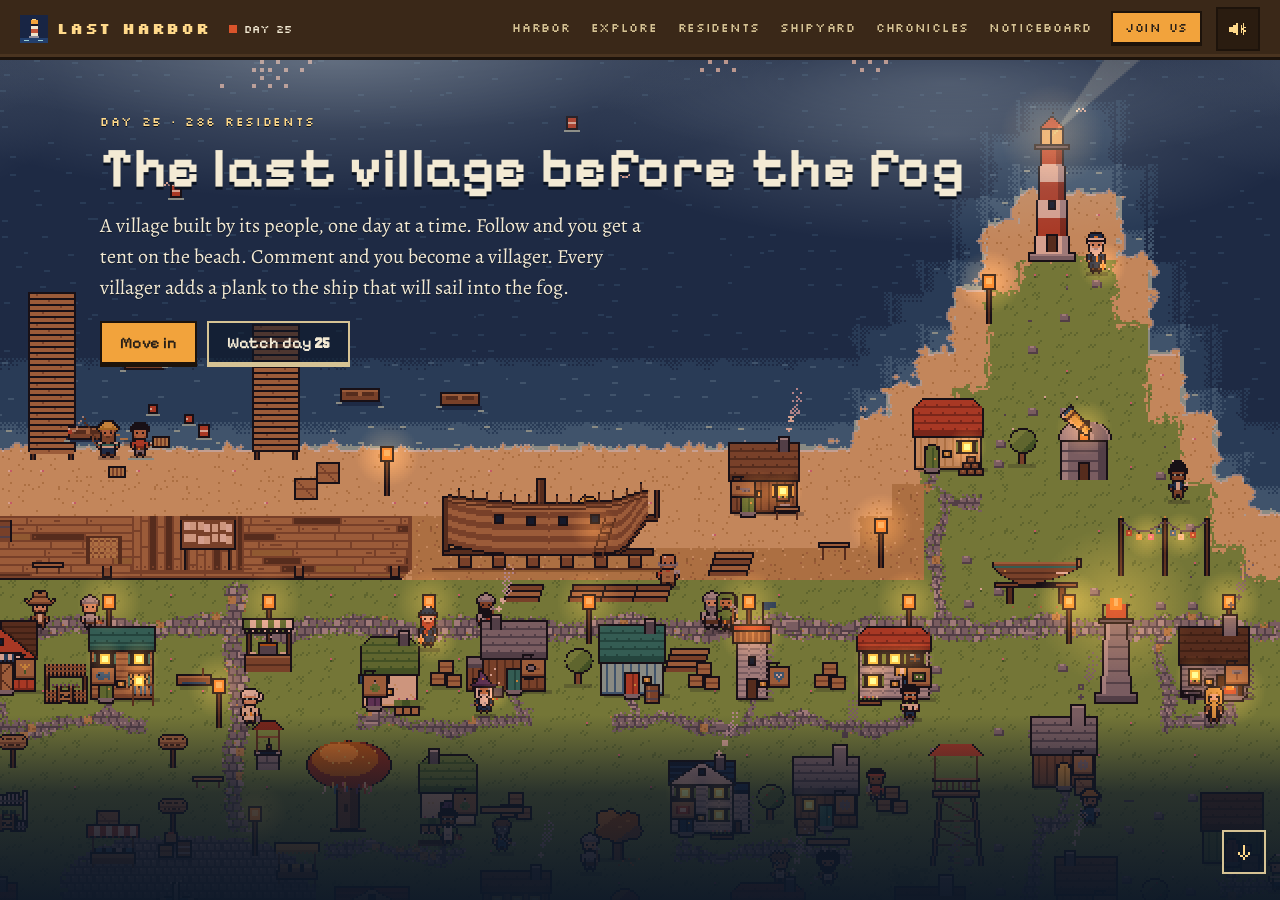
<file: index.html>
<!doctype html>
<html lang="en">
<head>
<meta charset="utf-8">
<meta name="viewport" content="width=device-width, initial-scale=1, viewport-fit=cover">
<title>Last Harbor: the last village before the fog</title>
<meta name="description" content="A pixel-art village at the edge of the world, built from your comments. Every commenter becomes a villager. Together we build a ship to sail into the fog.">
<meta name="theme-color" content="#0d1828">
<meta property="og:type" content="website">
<meta property="og:title" content="Last Harbor: the village at the edge of the world">
<meta property="og:description" content="Every commenter becomes a villager. Find yours, and help build the ship.">
<meta property="og:url" content="https://lastharborvillage.github.io/">
<meta property="og:image" content="https://lastharborvillage.github.io/stills/instagram-0025.jpg">
<meta name="twitter:card" content="summary_large_image">
<link rel="icon" href="favicon.svg" type="image/svg+xml">
<link rel="preconnect" href="https://fonts.googleapis.com">
<link rel="preconnect" href="https://fonts.gstatic.com" crossorigin>
<link rel="stylesheet" href="https://fonts.googleapis.com/css2?family=Alegreya:ital,wght@0,400;0,700;1,400&family=Pixelify+Sans:wght@400;600;700&family=Silkscreen:wght@400;700&display=swap">
<link rel="stylesheet" href="style.css">
</head>
<body>
<!-- One page, one place at a time (app.js showPanel): the Harbor is the front door, every other
     place of the village is a panel behind it. Icons are the <symbol>s at the end of the page. -->
<a class="skip" href="#harbor" data-go="harbor">Skip to the harbor</a>
<header class="top">
  <a class="brand" href="#harbor" aria-label="Last Harbor, back to the harbor" data-go="harbor">
    <span class="brand-mark" aria-hidden="true"></span>
    <span class="brand-name">LAST HARBOR</span>
  </a>
  <p class="top-day"><span class="live-dot" aria-hidden="true"></span> <span id="day-badge">Day 0</span></p>
  <nav class="topnav" aria-label="Places">
    <a href="#harbor" data-go="harbor">Harbor</a>
    <a href="#explore" data-go="village">Explore</a>
    <a href="#residents" data-go="villagers">Residents</a>
    <a href="#shipyard" data-go="ship">Shipyard</a>
    <a href="#chronicles" data-go="story">Chronicles</a>
    <a href="#noticeboard" data-go="board">Noticeboard</a>
    <a href="#join" data-go="join" class="topnav-join">Join us</a>
  </nav>
  <a class="iconbtn notice-btn" href="#noticeboard" data-go="board" aria-label="Noticeboard"><svg class="ico" aria-hidden="true"><use href="#i-notice"/></svg><span class="notice-dot" id="notice-dot" hidden></span></a>
  <button class="iconbtn sound" id="music" aria-pressed="true" aria-label="Music on (tap to mute)" title="Music"><svg class="ico" aria-hidden="true"><use href="#i-sound"/></svg></button>
  <nav class="tabs" role="tablist" aria-label="Village" hidden>
    <button role="tab" data-village="instagram" aria-selected="true">Instagram</button>
    <button role="tab" data-village="youtube" aria-selected="false">YouTube</button>
  </nav>
</header>

<main>
  <!-- ============ THE HARBOR (front door) ============ -->
  <section id="harbor" class="panel on" data-panel="harbor" aria-label="The harbor">
    <div class="hero" id="hero">
      <canvas id="hero-canvas" aria-label="The harbor of Last Harbor at dusk: the quay, the ship being built and the lighthouse."></canvas>
      <div class="fog fog-a" aria-hidden="true"></div>
      <div class="fog fog-b" aria-hidden="true"></div>
      <div class="hero-signs" id="hero-signs"></div>
      <div class="hero-shade" aria-hidden="true"></div>
      <div class="hero-text">
        <p class="kicker" id="hero-kicker">The village at the edge of the world</p>
        <h1>The last village before the fog</h1>
        <p class="hero-lede"><span class="lede-long">A village built by its people, one day at a time. Follow and you get a tent on the beach. </span>Comment and you become a villager. Every villager adds a plank to the ship that will sail into the fog.</p>
        <p class="cta-row">
          <a class="btn" href="#join" data-go="join">Move in</a>
          <a class="btn ghost" id="hero-watch" href="#chronicles">Watch the latest day</a>
        </p>
      </div>
      <a class="hero-down" href="#today" aria-label="Walk down to the quay"><svg class="ico" aria-hidden="true"><use href="#i-down"/></svg></a>
    </div>

    <!-- today's harbor: the tally chalked up on the quay -->
    <div class="quay" id="today">
      <div class="wrap">
        <p class="quay-title">Today in the harbor</p>
        <div class="plates" id="today-plates"></div>
        <p class="quay-log" id="today-log" hidden></p>
      </div>
    </div>

    <!-- latest episode -->
    <div class="band" id="latest">
      <div class="wrap latest">
        <a class="frame" id="latest-frame" target="_blank" rel="noopener" hidden>
          <img id="latest-img" alt="">
          <span class="play" aria-hidden="true"><svg class="ico"><use href="#i-play"/></svg></span>
        </a>
        <div class="latest-txt">
          <p class="kicker" id="latest-kicker">The latest day</p>
          <h2 id="latest-title">Day 1 is on its way</h2>
          <p class="prose" id="latest-beat"></p>
          <p class="cta-row" id="latest-links"></p>
          <p><a class="more" href="#chronicles" data-go="story">Read every day so far</a></p>
        </div>
      </div>
    </div>

    <!-- explore -->
    <div class="band band-sea">
      <div class="wrap">
        <p class="kicker">Explore</p>
        <h2>Walk the village</h2>
        <p class="prose narrow">Every house on this map belongs to someone who commented. Drag around it, tap a home to meet who lives there, and see what the village has built.</p>
        <a class="chart" href="#explore" data-go="village" aria-label="Open the map of the village">
          <canvas id="chart-canvas" aria-hidden="true"></canvas>
          <span class="chart-open">Open the map</span>
        </a>
        <ul class="chips" id="home-places"></ul>
      </div>
    </div>

    <!-- residents -->
    <div class="band">
      <div class="wrap">
        <p class="kicker">Residents</p>
        <h2 id="home-res-title">The people of Last Harbor</h2>
        <p class="prose narrow" id="home-res-sub"></p>
        <ul class="folk" id="home-folk"></ul>
        <p class="cta-row"><a class="btn ghost" href="#residents" data-go="villagers" id="home-res-all">Meet everyone</a></p>
      </div>
    </div>

    <!-- shipyard -->
    <div class="band band-yard">
      <div class="wrap yard">
        <div class="slip">
          <canvas id="slip-canvas" aria-label="The ship on the slipway, as it stands today."></canvas>
        </div>
        <div>
          <p class="kicker">The shipyard</p>
          <h2>One ship, a thousand planks</h2>
          <p class="tally"><b id="home-planks">0</b><span> of <span id="home-goal">1000</span> planks</span></p>
          <div class="hull" id="home-hull" role="img" aria-label="Plank progress"></div>
          <p class="prose">Every villager adds one plank. When the last plank is in, the ship sails into the fog, with a crew picked from the village.</p>
          <p class="cta-row"><a class="btn ghost" href="#shipyard" data-go="ship">Visit the shipyard</a></p>
        </div>
      </div>
    </div>

    <!-- noticeboard -->
    <div class="band">
      <div class="wrap">
        <p class="kicker">Noticeboard</p>
        <h2>Pinned up this morning</h2>
        <div class="board" id="home-board"></div>
        <p class="cta-row"><a class="btn ghost" href="#noticeboard" data-go="board">Read the whole board</a></p>
      </div>
    </div>

    <!-- chronicles -->
    <div class="band band-sea">
      <div class="wrap">
        <p class="kicker">Chronicles</p>
        <h2>The story so far</h2>
        <p class="prose narrow" id="home-chron-sub">Every day is a new video, and every day the village changes.</p>
        <ol class="spines" id="home-days"></ol>
        <p class="cta-row"><a class="btn ghost" href="#chronicles" data-go="story" id="home-chron-all">Open the chronicles</a></p>
      </div>
    </div>

    <!-- join -->
    <div class="band band-join">
      <div class="wrap">
        <p class="kicker">Join us</p>
        <h2>There is room for you</h2>
        <ol class="steps short">
          <li><span class="n">1</span><div><b>Follow</b><p>You get a tent on the beach the next day.</p></div></li>
          <li><span class="n">2</span><div><b>Comment a name and a job</b><p>You get your own house, and the ship gets a plank.</p></div></li>
          <li><span class="n">3</span><div><b>Have your say</b><p>Each day ends with one choice. The comments decide.</p></div></li>
        </ol>
        <p class="cta-row"><a class="btn" href="#join" data-go="join">How to move in</a> <a class="btn ghost" id="home-latest" href="#" target="_blank" rel="noopener">Comment on the latest day</a></p>
      </div>
    </div>
    <footer class="foot wrap">
      <p class="small">Every villager is a real public comment. <a href="privacy.html">Privacy</a> · <a href="terms.html">Terms</a></p>
    </footer>
  </section>

  <!-- ============ EXPLORE (the map) ============ -->
  <section id="village" class="panel" data-panel="village" aria-label="Explore the village">
    <div class="map" id="map">
      <canvas id="map-canvas" aria-label="Map of the village. Drag to look around."></canvas>
      <div class="map-card" aria-live="polite">
        <p class="mc-day" id="map-day">DAY 0</p>
        <p class="mc-live"><b id="map-live">0</b> residents</p>
        <p class="mc-next" id="map-next" hidden></p>
      </div>
      <div class="map-ui">
        <button class="mbtn" id="zoom-in" aria-label="Zoom in">+</button>
        <button class="mbtn" id="zoom-out" aria-label="Zoom out">−</button>
        <button class="mbtn" id="map-home" aria-label="Back to the whole village">⌂</button>
        <button class="mbtn wide" id="map-tod" aria-label="Time of day">DAY</button>
        <button class="mbtn wide" id="map-places" aria-haspopup="dialog">PLACES</button>
      </div>
      <div class="map-find" id="find">
        <ul class="results" id="results"></ul>
        <p class="find-title">FIND YOUR VILLAGER</p>
        <input id="search" type="search" placeholder="Your name, @ or job" autocomplete="off" aria-label="Find your villager">
      </div>
      <div class="map-hint" id="map-hint">Drag to look around · tap a villager or a building</div>
      <div class="closed-banner" id="closed-banner" hidden>
        <p class="pix">The Instagram village opens soon</p>
        <p>Day 1 is on its way. Follow along and be one of the first to move in.</p>
        <a class="btn" id="closed-follow" href="#">Follow</a>
      </div>
    </div>
  </section>

  <!-- ============ RESIDENTS ============ -->
  <section id="register" class="panel" data-panel="villagers" aria-label="The residents">
    <div class="wrap page">
      <p class="kicker">Residents</p>
      <h1>The register</h1>
      <p class="prose" id="register-sub"></p>
      <div class="founders" id="founders"></div>
      <div class="filters">
        <input id="r-search" type="search" placeholder="Search a name, @ or job" autocomplete="off" aria-label="Search the residents">
        <select id="f-district" aria-label="District"><option value="">All districts</option></select>
        <select id="f-sort" aria-label="Sort">
          <option value="new">Newest first</option>
          <option value="old">Oldest first</option>
          <option value="name">By name</option>
        </select>
        <label class="check"><input type="checkbox" id="f-crew"> Crew only</label>
      </div>
      <ul class="register" id="register-list"></ul>
      <p class="prose" id="register-empty" hidden>Nobody by that name yet. Comment on the latest day to move in.</p>
      <button class="btn ghost" id="more" hidden>Show more</button>
    </div>
  </section>

  <!-- ============ THE SHIPYARD ============ -->
  <section id="ship" class="panel" data-panel="ship" aria-label="The shipyard">
    <div class="slipway">
      <canvas id="yard-canvas" aria-label="The ship on the slipway, as it stands today."></canvas>
      <div class="fog fog-a" aria-hidden="true"></div>
    </div>
    <div class="wrap page">
      <p class="kicker">The shipyard</p>
      <h1>One ship, a thousand planks</h1>
      <p class="prose narrow">Old Morten keeps the light at the edge of the world, and Bram the shipwright cuts every plank. Every villager adds one. At 1000 the ship sails into the fog, with a crew picked from the village.</p>
      <div class="card parch">
        <p class="tally"><b id="planks">0</b><span> of <span id="goal">1000</span> planks</span></p>
        <div class="hull big" id="yard-hull" role="img" aria-label="Plank progress"></div>
        <div class="bar" hidden><div class="bar-fill" id="ship-bar"></div></div>
        <p class="small ink-muted">Each board on this hull stands for ten planks.</p>
        <ol class="stages" id="stages"></ol>
        <p class="small ink-muted" id="ship-sources"></p>
      </div>
      <div class="stats" id="stats"></div>
      <div class="card parch spaced">
        <h2>The crew</h2>
        <p class="prose" id="crew-sub"></p>
        <ul class="register" id="crew-list"></ul>
      </div>
    </div>
  </section>

  <!-- ============ CHRONICLES ============ -->
  <section id="story" class="panel" data-panel="story" aria-label="The chronicles">
    <div class="wrap page">
      <p class="kicker">Chronicles</p>
      <h1>The story so far</h1>
      <p class="prose" id="days-sub">Every day is a new video. Newest first.</p>
      <div class="days" id="days"></div>
      <div class="card parch spaced">
        <h2>Washed ashore</h2>
        <ul class="ashore" id="ashore"></ul>
      </div>
    </div>
  </section>

  <!-- ============ NOTICEBOARD ============ -->
  <section id="board" class="panel" data-panel="board" aria-label="The noticeboard">
    <div class="wrap page">
      <p class="kicker">Noticeboard</p>
      <h1>The village board</h1>
      <p class="prose" id="board-sub"></p>
      <div class="card parch spaced" id="vote-card">
        <h2>The village decides</h2>
        <div id="vote"></div>
      </div>
      <div class="board big" id="board-notes"></div>
      <div class="card parch spaced">
        <h2>The districts</h2>
        <ul class="districts" id="districts"></ul>
      </div>
    </div>
  </section>

  <!-- ============ JOIN US ============ -->
  <section id="join" class="panel" data-panel="join" aria-label="Move in">
    <div class="wrap page">
    <p class="kicker">Join us</p>
    <h1>How to move in</h1>
    <ol class="steps">
      <li><span class="n">1</span><div><b>Follow and you move in</b><p id="join-follow"></p><p>Every follower lives in Last Harbor: you get a tent on the beach the next day.</p></div></li>
      <li><span class="n">2</span><div><b>Comment for your own house</b><p>A name, a job and one thing about your villager. "Greta, a baker who is scared of bread" works.</p></div></li>
      <li><span class="n">3</span><div><b>Have your say</b><p>Every day ends with one choice. Comment the word, and the next day shows what the village picked. Pause and find yourself, then find your house here.</p></div></li>
    </ol>
    <p class="cta-row"><a class="btn" id="join-latest" href="#" target="_blank" rel="noopener">Comment on the latest day</a></p>
    <p class="prose small">Comment <b>crew</b> under a day if you already live here, to sign up for the voyage.</p>
    <div class="foot">
      <p><span id="foot-villages">Two villages, never mixed: one built by YouTube, one by Instagram. Every villager is a real public comment.</span> Want yours changed or removed? Send a message to <a href="https://www.instagram.com/lastharborvillage/" target="_blank" rel="noopener">@lastharborvillage</a>.</p>
      <p class="small">Updated <span id="built"></span>. <a href="privacy.html">Privacy</a> · <a href="terms.html">Terms</a>. Fonts: Pixelify Sans, Silkscreen and Alegreya (SIL Open Font License).</p>
    </div>
    </div>
  </section>
</main>

<nav class="tabbar" aria-label="Places">
  <a href="#harbor" data-go="harbor" aria-current="page"><svg class="ico" aria-hidden="true"><use href="#i-harbor"/></svg>Harbor</a>
  <a href="#explore" data-go="village"><svg class="ico" aria-hidden="true"><use href="#i-map"/></svg>Explore</a>
  <a href="#residents" data-go="villagers"><svg class="ico" aria-hidden="true"><use href="#i-people"/></svg>Residents</a>
  <a href="#shipyard" data-go="ship"><svg class="ico" aria-hidden="true"><use href="#i-ship"/></svg>Shipyard</a>
  <a href="#chronicles" data-go="story"><svg class="ico" aria-hidden="true"><use href="#i-book"/></svg>Chronicles</a>
  <a href="#join" data-go="join"><svg class="ico" aria-hidden="true"><use href="#i-join"/></svg>Join</a>
</nav>

<dialog id="villager" aria-labelledby="v-name">
  <form method="dialog" class="v-close-row"><button class="mbtn" aria-label="Close">×</button></form>
  <div class="v-body">
    <canvas id="v-sprite" width="32" height="32" aria-hidden="true"></canvas>
    <div>
      <p class="v-crew" id="v-crew" hidden>⚓ Crew</p>
      <h3 id="v-name"></h3>
      <p class="v-job" id="v-job"></p>
      <p class="v-trait" id="v-trait"></p>
      <p class="v-social" id="v-social" hidden></p>
      <p class="small ink-muted" id="v-meta"></p>
    </div>
  </div>
  <p class="v-seen" id="v-seen" hidden></p>
  <div class="v-actions v-main">
    <button class="btn" id="v-show"><svg class="ico" aria-hidden="true"><use href="#i-map"/></svg>Show on map</button>
    <a class="btn ghost" id="v-watch" target="_blank" rel="noopener" hidden>Watch the day</a>
  </div>
  <div class="v-actions v-more">
    <button class="btn ghost" id="v-share"><svg class="ico" aria-hidden="true"><use href="#i-share"/></svg>Share</button>
    <button class="btn ghost" id="v-copy"><svg class="ico" aria-hidden="true"><use href="#i-link"/></svg>Copy link</button>
    <button class="btn ghost" id="v-save"><svg class="ico" aria-hidden="true"><use href="#i-save"/></svg>Save image</button>
  </div>
  <p class="toast" id="toast" aria-live="polite"></p>
</dialog>

<dialog id="place" aria-labelledby="p-title">
  <form method="dialog" class="v-close-row"><button class="mbtn" aria-label="Close">×</button></form>
  <p class="v-job" id="p-kicker"></p>
  <h3 id="p-title"></h3>
  <p class="v-trait" id="p-text"></p>
  <p class="small ink-muted" id="p-meta" hidden></p>
  <div class="v-actions">
    <button class="btn" id="p-person" hidden></button>
    <a class="btn ghost" id="p-watch" target="_blank" rel="noopener" hidden>Watch the day</a>
    <button class="btn ghost" id="p-find" hidden>Find your villager</button>
  </div>
</dialog>

<dialog id="places" aria-labelledby="pl-title">
  <form method="dialog" class="v-close-row"><button class="mbtn" aria-label="Close">×</button></form>
  <h3 id="pl-title">Places in the village</h3>
  <p class="small ink-muted">Pick a place and the map takes you there.</p>
  <div id="places-list"></div>
</dialog>

<svg width="0" height="0" style="position:absolute" aria-hidden="true" focusable="false">
  <symbol id="i-harbor" viewBox="0 0 16 16"><path d="M7 0h2v2H7zM6 2h4v3H6zM1 3h4v1H1zM11 3h4v1h-4zM7 5h2v7H7zM6 7h4v1H6zM5 12h6v2H5zM3 14h10v2H3z"/></symbol>
  <symbol id="i-map" viewBox="0 0 16 16"><path d="M1 3h4v11H1zM6 2h4v11H6zM11 3h4v11h-4z" opacity=".45"/><path d="M7 4h2v2H7zM6 6h4v2H6zM7 8h2v3H7z"/></symbol>
  <symbol id="i-people" viewBox="0 0 16 16"><path d="M6 1h4v4H6zM4 6h8v2H4zM3 8h10v6H3z"/></symbol>
  <symbol id="i-ship" viewBox="0 0 16 16"><path d="M7 0h1v9H7zM9 2h3v1H9zM9 3h4v2H9zM9 5h5v2H9zM0 10h16v2H0zM1 12h14v2H1zM3 14h10v1H3z"/></symbol>
  <symbol id="i-book" viewBox="0 0 16 16"><path d="M1 2h6v11H1zM9 2h6v11H9zM7 4h2v10H7zM1 13h14v1H1z"/><path d="M2 4h4v1H2zM2 6h4v1H2zM10 4h4v1h-4zM10 6h4v1h-4z" fill="#0d1828" opacity=".55"/></symbol>
  <symbol id="i-join" viewBox="0 0 16 16"><path d="M7 2h2v12H7zM2 7h12v2H2z"/></symbol>
  <symbol id="i-notice" viewBox="0 0 16 16"><path d="M2 3h12v11H2z" opacity=".5"/><path d="M7 1h2v4H7zM4 7h8v1H4zM4 9h8v1H4zM4 11h5v1H4z"/></symbol>
  <symbol id="i-sound" viewBox="0 0 16 16"><path d="M1 6h3v4H1zM4 5h2v6H4zM6 3h2v10H6z"/><path class="wave" d="M10 5h1v6h-1zM12 3h1v10h-1z"/><path class="mute" d="M10 6h1v1h-1zM11 7h1v1h-1zM12 8h1v1h-1zM13 9h1v1h-1zM13 6h1v1h-1zM12 7h1v1h-1zM10 9h1v1h-1zM11 8h1v1h-1z"/></symbol>
  <symbol id="i-play" viewBox="0 0 16 16"><path d="M4 2h2v12H4zM6 3h2v10H6zM8 4h2v8H8zM10 5h2v6h-2zM12 7h2v2h-2z"/></symbol>
  <symbol id="i-share" viewBox="0 0 16 16"><path d="M11 1h4v4h-4zM1 6h4v4H1zM11 11h4v4h-4zM5 6h2v1H5zM7 5h2v1H7zM9 4h2v1H9zM5 9h2v1H5zM7 10h2v1H7zM9 11h2v1H9z"/></symbol>
  <symbol id="i-link" viewBox="0 0 16 16"><path d="M1 5h2v6H1zM3 3h5v2H3zM3 11h5v2H3zM8 5h2v1H8zM8 10h2v1H8zM13 5h2v6h-2zM8 3h5v2H8zM8 11h5v2H8zM5 7h6v2H5z"/></symbol>
  <symbol id="i-save" viewBox="0 0 16 16"><path d="M7 1h2v8H7zM3 6h2v2H3zM5 8h2v2H5zM9 8h2v2H9zM11 6h2v2h-2zM1 11h2v4H1zM13 11h2v4h-2zM1 13h14v2H1z"/></symbol>
  <symbol id="i-down" viewBox="0 0 16 16"><path d="M7 2h2v8H7zM3 8h2v2H3zM5 10h2v2H5zM7 12h2v2H7zM9 10h2v2H9zM11 8h2v2h-2z"/></symbol>
</svg>

<script src="engine/core.js"></script>
<script src="engine/palette.js"></script>
<script src="engine/map.js"></script>
<script src="engine/sprites.js"></script>
<script src="engine/buildings.js"></script>
<script src="engine/draw.js"></script>
<script src="engine/ui.js"></script>
<script src="app.js"></script>
</body>
</html>
</file>
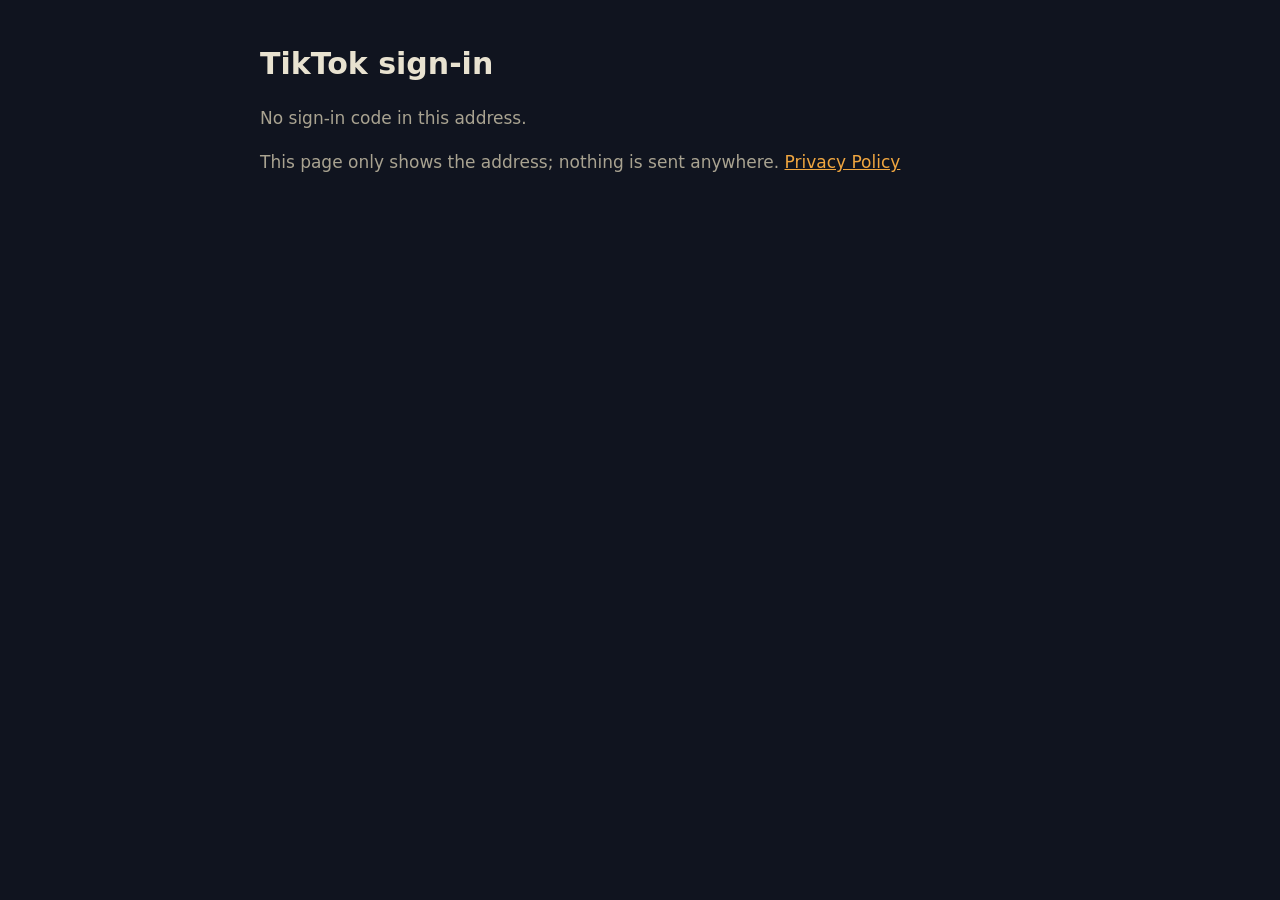
<file: tiktok/index.html>
<!doctype html>
<html lang="en"><head><meta charset="utf-8"><meta name="viewport" content="width=device-width, initial-scale=1">
<meta name="robots" content="noindex">
<title>TikTok sign-in · Last Harbor</title><style>:root{--bg:#10141f;--fg:#e8e2d0;--mut:#a9a391;--acc:#f0a640;--panel:#181d2b}body{margin:0;background:var(--bg);color:var(--fg);font:17px/1.6 system-ui,-apple-system,"Segoe UI",sans-serif}main{max-width:760px;margin:0 auto;padding:40px 16px 64px}h1{font-size:30px;margin:0 0 4px}h2{font-size:19px;margin:28px 0 6px;color:var(--acc)}p,li{color:var(--mut)}a{color:var(--acc)}code{background:var(--panel);padding:2px 6px;border-radius:4px;word-break:break-all}</style>
<style>.box{background:var(--panel);border-radius:10px;padding:16px;margin:18px 0}button{font:inherit;background:var(--acc);color:#10141f;border:0;border-radius:8px;padding:10px 18px;font-weight:600;cursor:pointer}</style></head>
<body><main>
<h1>TikTok sign-in</h1>
<div id="out"><p>No sign-in code in this address.</p></div>
<p>This page only shows the address; nothing is sent anywhere. <a href="/privacy.html">Privacy Policy</a></p>
<script>
  // TikTok sends the sign-in back here with ?code=...&state=... in the address. Show it so it can be copied
  // to the server (node scripts/tiktok/auth.mjs "<address>"). The page sends nothing anywhere.
  (function () {
    var q = new URLSearchParams(location.search), out = document.getElementById('out');
    var esc = function (s) { return String(s).replace(/[&<>"]/g, function (c) { return { '&': '&amp;', '<': '&lt;', '>': '&gt;', '"': '&quot;' }[c]; }); };
    if (q.get('error')) { out.innerHTML = '<p>TikTok said: <b>' + esc(q.get('error')) + '</b> ' + esc(q.get('error_description') || '') + '</p>'; return; }
    if (!q.get('code')) return;
    out.innerHTML = '<p>Signed in. Copy this whole address and send it to Claude (it works for a few minutes only):</p><div class="box"><code id="addr">' + esc(location.href) + '</code></div><button type="button" id="copy">Copy address</button>';
    document.getElementById('copy').onclick = function () {
      var b = this;
      (navigator.clipboard ? navigator.clipboard.writeText(location.href) : Promise.reject()).then(function () { b.textContent = 'Copied'; }, function () { b.textContent = 'Select the text above and copy it'; });
    };
  })();
</script>
</main></body></html>
</file>
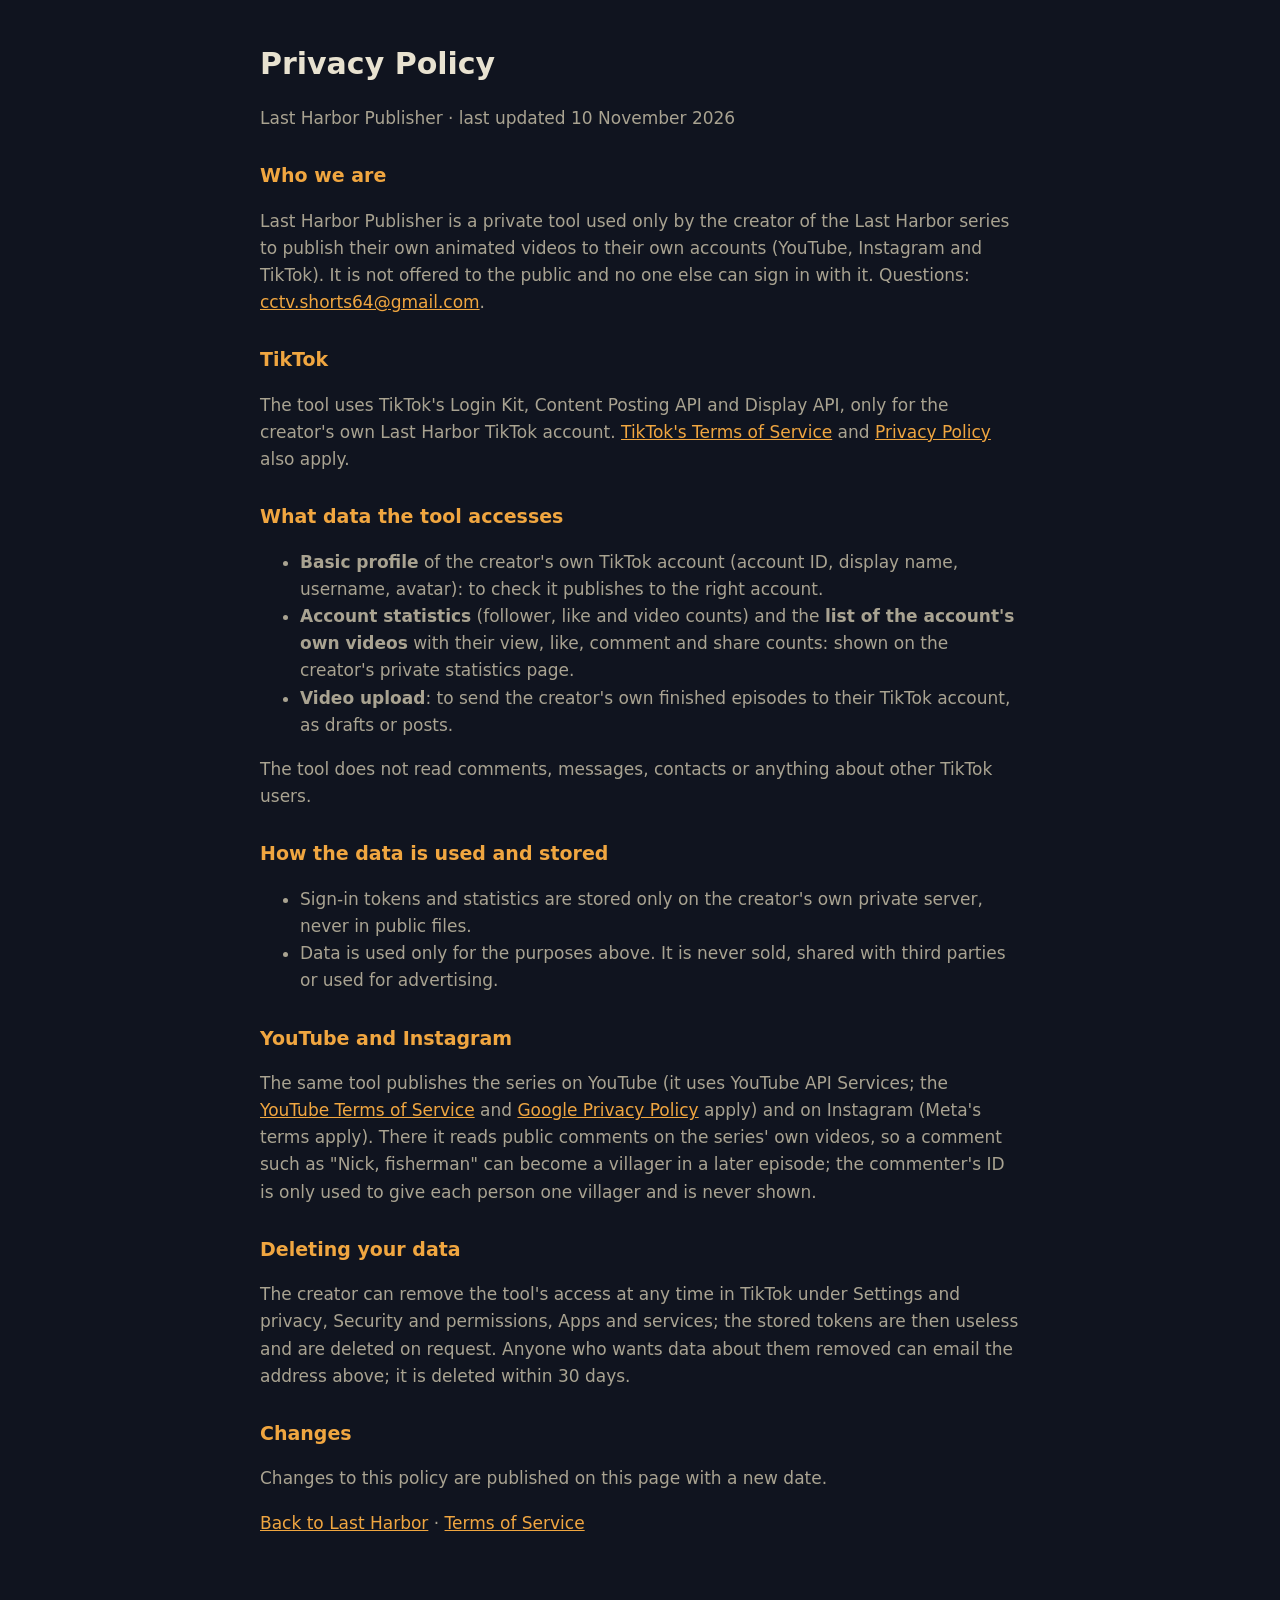
<file: privacy.html>
<!doctype html>
<html lang="en"><head><meta charset="utf-8"><meta name="viewport" content="width=device-width, initial-scale=1">
<title>Privacy Policy · Last Harbor</title><style>:root{--bg:#10141f;--fg:#e8e2d0;--mut:#a9a391;--acc:#f0a640;--panel:#181d2b}body{margin:0;background:var(--bg);color:var(--fg);font:17px/1.6 system-ui,-apple-system,"Segoe UI",sans-serif}main{max-width:760px;margin:0 auto;padding:40px 16px 64px}h1{font-size:30px;margin:0 0 4px}h2{font-size:19px;margin:28px 0 6px;color:var(--acc)}p,li{color:var(--mut)}a{color:var(--acc)}code{background:var(--panel);padding:2px 6px;border-radius:4px;word-break:break-all}</style></head>
<body><main>
<h1>Privacy Policy</h1>
<p>Last Harbor Publisher · last updated 10 November 2026</p>
<h2>Who we are</h2>
<p>Last Harbor Publisher is a private tool used only by the creator of the Last Harbor series to publish their own animated
videos to their own accounts (YouTube, Instagram and TikTok). It is not offered to the public and no one else can sign in with it.
Questions: <a href="mailto:cctv.shorts64@gmail.com">cctv.shorts64@gmail.com</a>.</p>
<h2>TikTok</h2>
<p>The tool uses TikTok's Login Kit, Content Posting API and Display API, only for the creator's own Last Harbor TikTok account.
<a href="https://www.tiktok.com/legal/page/global/terms-of-service/en">TikTok's Terms of Service</a> and
<a href="https://www.tiktok.com/legal/page/global/privacy-policy/en">Privacy Policy</a> also apply.</p>
<h2>What data the tool accesses</h2>
<ul>
<li><b>Basic profile</b> of the creator's own TikTok account (account ID, display name, username, avatar): to check it publishes to the right account.</li>
<li><b>Account statistics</b> (follower, like and video counts) and the <b>list of the account's own videos</b> with their view, like, comment and share counts: shown on the creator's private statistics page.</li>
<li><b>Video upload</b>: to send the creator's own finished episodes to their TikTok account, as drafts or posts.</li>
</ul>
<p>The tool does not read comments, messages, contacts or anything about other TikTok users.</p>
<h2>How the data is used and stored</h2>
<ul>
<li>Sign-in tokens and statistics are stored only on the creator's own private server, never in public files.</li>
<li>Data is used only for the purposes above. It is never sold, shared with third parties or used for advertising.</li>
</ul>
<h2>YouTube and Instagram</h2>
<p>The same tool publishes the series on YouTube (it uses YouTube API Services; the <a href="https://www.youtube.com/t/terms">YouTube Terms of Service</a>
and <a href="https://policies.google.com/privacy">Google Privacy Policy</a> apply) and on Instagram (Meta's terms apply). There it reads public comments
on the series' own videos, so a comment such as "Nick, fisherman" can become a villager in a later episode; the commenter's ID is only used to give each person one villager and is never shown.</p>
<h2 id="data-deletion">Deleting your data</h2>
<p>The creator can remove the tool's access at any time in TikTok under Settings and privacy, Security and permissions, Apps and services; the stored tokens are then useless and are deleted on request.
Anyone who wants data about them removed can email the address above; it is deleted within 30 days.</p>
<h2>Changes</h2>
<p>Changes to this policy are published on this page with a new date.</p>
<p><a href="/">Back to Last Harbor</a> · <a href="/terms.html">Terms of Service</a></p>
</main></body></html>
</file>
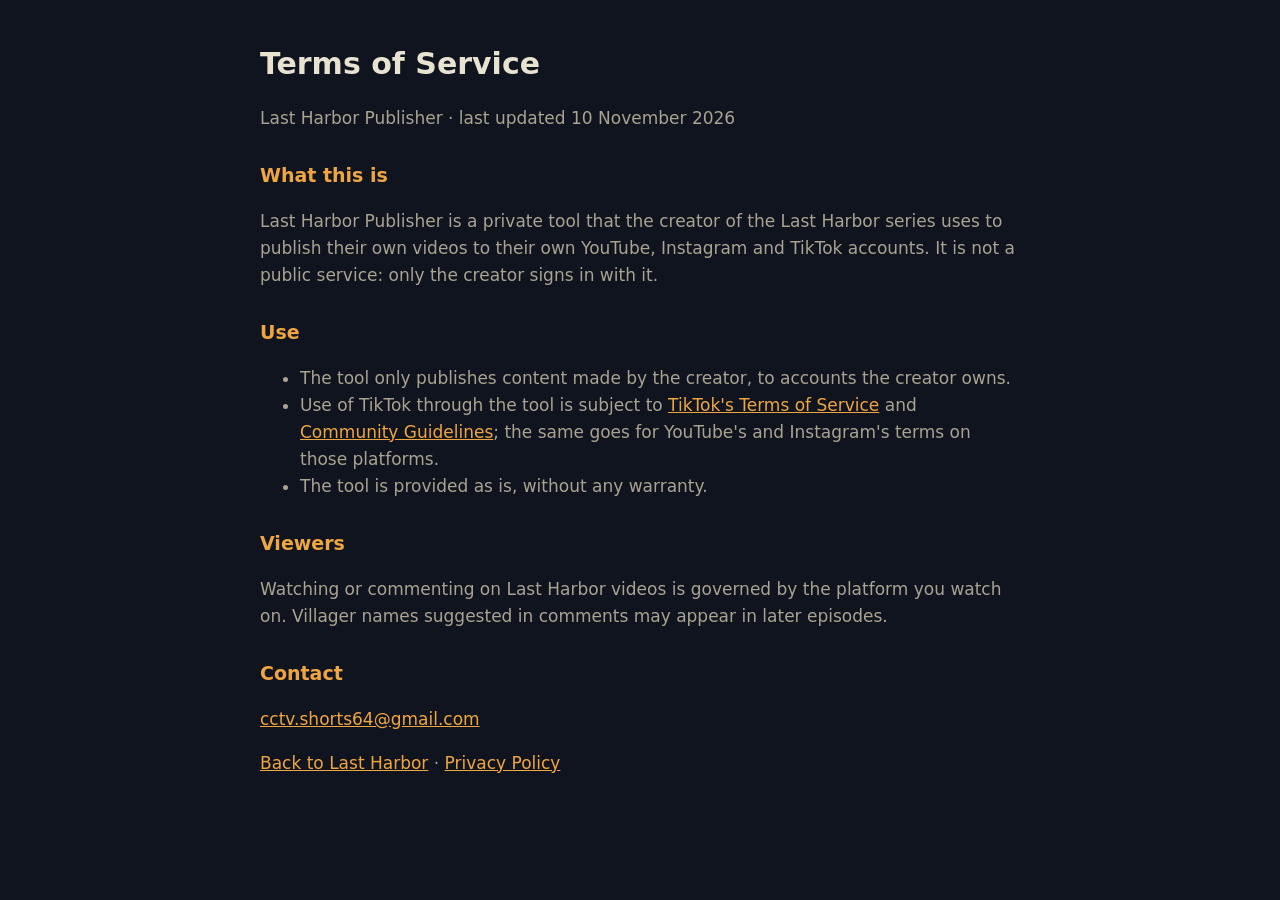
<file: terms.html>
<!doctype html>
<html lang="en"><head><meta charset="utf-8"><meta name="viewport" content="width=device-width, initial-scale=1">
<title>Terms of Service · Last Harbor</title><style>:root{--bg:#10141f;--fg:#e8e2d0;--mut:#a9a391;--acc:#f0a640;--panel:#181d2b}body{margin:0;background:var(--bg);color:var(--fg);font:17px/1.6 system-ui,-apple-system,"Segoe UI",sans-serif}main{max-width:760px;margin:0 auto;padding:40px 16px 64px}h1{font-size:30px;margin:0 0 4px}h2{font-size:19px;margin:28px 0 6px;color:var(--acc)}p,li{color:var(--mut)}a{color:var(--acc)}code{background:var(--panel);padding:2px 6px;border-radius:4px;word-break:break-all}</style></head>
<body><main>
<h1>Terms of Service</h1>
<p>Last Harbor Publisher · last updated 10 November 2026</p>
<h2>What this is</h2>
<p>Last Harbor Publisher is a private tool that the creator of the Last Harbor series uses to publish their own videos to their own
YouTube, Instagram and TikTok accounts. It is not a public service: only the creator signs in with it.</p>
<h2>Use</h2>
<ul>
<li>The tool only publishes content made by the creator, to accounts the creator owns.</li>
<li>Use of TikTok through the tool is subject to <a href="https://www.tiktok.com/legal/page/global/terms-of-service/en">TikTok's Terms of Service</a>
and <a href="https://www.tiktok.com/community-guidelines">Community Guidelines</a>; the same goes for YouTube's and Instagram's terms on those platforms.</li>
<li>The tool is provided as is, without any warranty.</li>
</ul>
<h2>Viewers</h2>
<p>Watching or commenting on Last Harbor videos is governed by the platform you watch on. Villager names suggested in comments may appear in later episodes.</p>
<h2>Contact</h2>
<p><a href="mailto:cctv.shorts64@gmail.com">cctv.shorts64@gmail.com</a></p>
<p><a href="/">Back to Last Harbor</a> · <a href="/privacy.html">Privacy Policy</a></p>
</main></body></html>
</file>
<file: style.css>
/* Last Harbor: the harbor at dusk. Night sea and fog around the pixel world; everything you read
   is on timber, parchment or brass. Pixel type for what you glance at, a serif for what you read. */
@font-face { font-family: 'LH Digits'; src: url(digits.woff2) format('woff2'); unicode-range: U+0030-0039; size-adjust: 112%; font-display: swap; }
:root {
  --night: #0d1828;
  --deep: #13263c;
  --sea: #1b3d52;
  --teal: #6fb5ad;
  --wood: #6b4a2f;
  --wood-hi: #8a6440;
  --wood-dk: #3a2818;
  --lantern: #f2a33c;
  --lanternhi: #ffd98a;
  --ember: #d9542b;
  --fog: #c3ced3;
  --parch: #efe3c4;
  --parch-dk: #d6c394;
  --ink: #2a2118;
  --ink-soft: #5d4d39;
  --cream: #f3ead4;
  --grass: #87b45a;
  --pix: 'LH Digits', 'Pixelify Sans', ui-monospace, monospace;
  --label: 'Silkscreen', ui-monospace, monospace;
  --body: 'Alegreya', Georgia, 'Times New Roman', serif;
  --top: 56px;
  --bar: 62px;
}
* { box-sizing: border-box; }
html, body { height: 100%; }
body { margin: 0; background: var(--night); color: var(--cream); font: 18px/1.55 var(--body); -webkit-font-smoothing: antialiased; overflow: hidden; }
a { color: var(--lanternhi); }
img, canvas { image-rendering: pixelated; }
h1, h2, h3 { font-family: var(--pix); font-weight: 700; line-height: 1.12; margin: 0 0 12px; letter-spacing: 0.01em; }
h1 { font-size: clamp(32px, 6.4vw, 56px); color: var(--cream); }
h2 { font-size: clamp(25px, 4vw, 34px); color: var(--cream); }
h3 { font-size: 26px; }
p { margin: 0 0 12px; }
.small { font-size: 15px; }
.pix { font-family: var(--pix); font-weight: 600; }
.wrap { width: min(1080px, 100%); margin: 0 auto; padding: 0 20px; }
.page { padding-top: 34px; padding-bottom: 56px; }
.kicker { font: 400 12px var(--label); letter-spacing: 0.14em; text-transform: uppercase; color: var(--lantern); margin: 0 0 8px; }
.prose { color: var(--fog); max-width: 660px; }
.narrow { max-width: 560px; }
.ink-muted { color: var(--ink-soft); }
.spaced { margin-top: 20px; }
.ico { width: 20px; height: 20px; fill: currentColor; shape-rendering: crispEdges; display: block; }
:focus-visible { outline: 3px solid var(--lanternhi); outline-offset: 2px; }
.skip { position: absolute; left: -999px; top: 8px; z-index: 50; background: var(--lantern); color: var(--ink); padding: 8px 12px; font: 600 15px var(--pix); }
.skip:focus { left: 8px; }

/* ---------- frame: top bar, one place at a time, tab bar under the thumb ---------- */
.top { position: fixed; inset: 0 0 auto 0; height: var(--top); z-index: 20; display: flex; align-items: center; gap: 10px; padding: 0 12px;
  background: var(--wood-dk); border-bottom: 3px solid #1d130b; box-shadow: inset 0 -3px 0 #4a3420; }
.brand { display: flex; align-items: center; gap: 9px; text-decoration: none; color: var(--lanternhi); min-height: 44px; }
.brand-mark { width: 28px; height: 28px; background: url(favicon.svg) center/cover; image-rendering: pixelated; flex: none; }
.brand-name { font: 700 15px var(--label); letter-spacing: 0.12em; white-space: nowrap; }
.top-day { margin: 0 auto 0 4px; display: flex; align-items: center; gap: 7px; font: 400 11px var(--label); color: var(--cream); white-space: nowrap; }
.live-dot { width: 8px; height: 8px; flex: none; background: var(--ember); animation: pulse 2s steps(2) infinite; }
@keyframes pulse { 50% { opacity: 0.35; } }
.topnav { display: none; align-items: center; gap: 2px; }
.topnav a { font: 400 12px var(--label); letter-spacing: 0.06em; text-transform: uppercase; color: var(--parch-dk); text-decoration: none; padding: 12px 9px; border-bottom: 3px solid transparent; }
.topnav a:hover { color: var(--lanternhi); }
.topnav a[aria-current] { color: var(--lanternhi); border-bottom-color: var(--lantern); }
.topnav .topnav-join { background: var(--lantern); color: var(--ink); border: 2px solid #1d130b; border-bottom-width: 4px; padding: 7px 12px; margin-left: 8px; }
.topnav .topnav-join:hover, .topnav .topnav-join[aria-current] { background: var(--lanternhi); color: var(--ink); border-bottom-color: #1d130b; }
.iconbtn { position: relative; width: 44px; height: 44px; flex: none; display: grid; place-items: center; background: #2a1c10; color: var(--lanternhi); border: 2px solid #1d130b; cursor: pointer; }
.iconbtn:hover { background: #1d130b; }
.sound .mute { display: none; }
.sound[aria-pressed="false"] { color: var(--parch-dk); }
.sound[aria-pressed="false"] .wave { display: none; }
.sound[aria-pressed="false"] .mute { display: inline; }
.notice-dot { position: absolute; right: 6px; top: 6px; width: 8px; height: 8px; background: var(--ember); border: 1px solid #1d130b; }
.tabs { display: none; }

main { position: fixed; inset: var(--top) 0 var(--bar) 0; }
.panel { position: absolute; inset: 0; overflow-y: auto; overflow-x: hidden; display: none; -webkit-overflow-scrolling: touch; }
.panel.on { display: block; }
.panel.on:not(#village) { animation: arrive 0.22s ease-out; }
@keyframes arrive { from { opacity: 0; } to { opacity: 1; } }

.tabbar { position: fixed; inset: auto 0 0 0; height: calc(var(--bar) + env(safe-area-inset-bottom, 0px)); padding-bottom: env(safe-area-inset-bottom, 0px); z-index: 20; display: grid; grid-template-columns: repeat(6, 1fr);
  background: var(--wood-dk); border-top: 3px solid #1d130b; box-shadow: inset 0 3px 0 #4a3420; }
.tabbar a { display: flex; flex-direction: column; align-items: center; justify-content: center; gap: 5px; min-width: 0; text-decoration: none; color: var(--parch-dk); font: 400 9px var(--label); letter-spacing: 0.02em; text-transform: uppercase; border-top: 3px solid transparent; }
.tabbar a[aria-current] { color: var(--lanternhi); border-top-color: var(--lantern); background: #2a1c10; }

/* ---------- buttons ---------- */
.btn { display: inline-flex; align-items: center; justify-content: center; min-height: 46px; font: 600 16px var(--pix); background: var(--lantern); color: var(--ink); border: 2px solid #1d130b; border-bottom-width: 5px; padding: 8px 18px; cursor: pointer; text-decoration: none; }
.btn:hover { background: var(--lanternhi); }
.btn:active { transform: translateY(2px); border-bottom-width: 3px; margin-bottom: 2px; }
.btn.ghost { background: rgba(13, 24, 40, 0.55); color: var(--cream); border-color: var(--parch-dk); }
.btn.ghost:hover { border-color: var(--lanternhi); color: var(--lanternhi); }
.cta-row { display: flex; flex-wrap: wrap; gap: 10px; margin: 18px 0 0; }
.more { font: 600 15px var(--pix); }

/* ---------- the Harbor: arrival scene ---------- */
.hero { position: relative; height: calc(100vh - var(--top) - var(--bar)); height: calc(100dvh - var(--top) - var(--bar)); min-height: 380px; overflow: hidden; background: var(--deep); }
.hero canvas { position: absolute; inset: 0; width: 100%; height: 100%; display: block; }
.hero-shade { position: absolute; inset: 38% 0 0 0; background: linear-gradient(to bottom, rgba(13, 24, 40, 0) 0%, rgba(13, 24, 40, 0.72) 42%, rgba(13, 24, 40, 0.96) 100%); pointer-events: none; }
.hero-text { position: absolute; left: 0; right: 0; bottom: 0; padding: 0 20px 26px; max-width: 640px; }
.hero-text h1 { text-shadow: 0 3px 0 #0b1320; margin-bottom: 10px; }
.hero-lede { font-size: 18px; color: var(--cream); margin: 0; text-shadow: 0 1px 0 #0b1320; }
.hero-text .kicker { color: var(--lanternhi); text-shadow: 0 1px 0 #0b1320; }
.hero-down { position: absolute; right: 14px; bottom: 26px; width: 44px; height: 44px; display: none; place-items: center; color: var(--lanternhi); background: rgba(13, 24, 40, 0.6); border: 2px solid var(--parch-dk); animation: bob 2.4s steps(4) infinite; }
@keyframes bob { 50% { transform: translateY(4px); } }
/* the fog beyond the harbor: two slow banks drifting over the sea at the top of the scene */
.fog { position: absolute; left: -50%; width: 200%; top: 0; height: 34%; pointer-events: none; opacity: 0.5;
  background:
    radial-gradient(ellipse 22% 60% at 12% 20%, rgba(195, 206, 211, 0.55), transparent 70%),
    radial-gradient(ellipse 26% 70% at 38% 0%, rgba(195, 206, 211, 0.6), transparent 70%),
    radial-gradient(ellipse 20% 55% at 62% 26%, rgba(195, 206, 211, 0.5), transparent 70%),
    radial-gradient(ellipse 28% 75% at 88% 4%, rgba(195, 206, 211, 0.6), transparent 70%);
  animation: drift 90s linear infinite alternate; }
.fog-b { top: -4%; height: 26%; opacity: 0.4; animation-duration: 140s; animation-direction: alternate-reverse; }
@keyframes drift { from { transform: translateX(-12%); } to { transform: translateX(12%); } }
/* signposts standing in the scene: the places you can walk to */
.hero-signs { position: absolute; inset: 0; pointer-events: none; }
.signpost { position: absolute; transform: translate(-50%, -100%); pointer-events: auto; display: flex; flex-direction: column; align-items: center; text-decoration: none; }
.signpost span { font: 400 11px var(--label); letter-spacing: 0.06em; text-transform: uppercase; color: var(--ink); background: var(--parch); border: 2px solid #1d130b; border-bottom-width: 4px; padding: 6px 9px 5px; white-space: nowrap; }
.signpost::after { content: ''; width: 4px; height: 14px; background: #1d130b; }
.signpost:hover span, .signpost:focus-visible span { background: var(--lanternhi); }

/* today's harbor: brass plates on the quay timber */
.quay { background: var(--wood); border-top: 4px solid #1d130b; border-bottom: 4px solid #1d130b; padding: 18px 0 20px;
  background-image: repeating-linear-gradient(to bottom, transparent 0 30px, rgba(29, 19, 11, 0.45) 30px 32px), repeating-linear-gradient(to right, transparent 0 118px, rgba(29, 19, 11, 0.28) 118px 120px); }
.quay-title { font: 400 12px var(--label); letter-spacing: 0.14em; text-transform: uppercase; color: var(--lanternhi); margin: 0 0 12px; }
.plates { display: grid; grid-template-columns: repeat(2, 1fr); gap: 10px; }
.plate { background: var(--parch); color: var(--ink); border: 2px solid #1d130b; border-bottom-width: 4px; padding: 10px 12px 8px; position: relative; text-decoration: none; display: block; }
.plate::before, .plate::after { content: ''; position: absolute; top: 5px; width: 4px; height: 4px; background: #9a7a2e; }
.plate::before { left: 5px; } .plate::after { right: 5px; }
.plate b { display: block; font: 700 30px/1 var(--pix); color: var(--ink); }
.plate span { display: block; font: 400 10px var(--label); letter-spacing: 0.08em; text-transform: uppercase; color: var(--ink-soft); margin-top: 6px; }
a.plate:hover { background: var(--lanternhi); }
.quay-log { margin: 14px 0 0; color: var(--parch); font-style: italic; }

/* bands of the harbor walk */
.band { padding: 54px 0; background: var(--night); }
.band-sea { background: var(--deep); border-top: 3px solid #0a1220; border-bottom: 3px solid #0a1220; }
.band-yard { background: #1a1410; border-top: 4px solid #1d130b; border-bottom: 4px solid #1d130b; }
.band-join { background: var(--sea); border-top: 3px solid #0a1220; }

/* latest episode: the day's picture in a timber frame */
.latest { display: grid; gap: 24px; align-items: center; }
.frame { position: relative; display: block; width: min(250px, 64%); margin: 0 auto; aspect-ratio: 9 / 16; background: #000; border: 6px solid var(--wood); outline: 3px solid #1d130b; box-shadow: 0 0 0 3px var(--wood-hi) inset, 10px 12px 0 rgba(0, 0, 0, 0.35); }
.frame img { width: 100%; height: 100%; object-fit: cover; display: block; }
.frame .play { position: absolute; left: 50%; top: 50%; width: 64px; height: 64px; margin: -32px 0 0 -32px; display: grid; place-items: center; background: var(--lantern); color: var(--ink); border: 3px solid #1d130b; }
.frame .play .ico { width: 30px; height: 30px; }
.frame:hover .play { background: var(--lanternhi); }
.latest-txt h2::first-letter { text-transform: uppercase; }

/* explore: the chart on the table */
.chart { position: relative; display: block; margin-top: 18px; height: clamp(220px, 46vw, 420px); border: 6px solid var(--wood); outline: 3px solid #1d130b; background: var(--sea); overflow: hidden; }
.chart canvas { width: 100%; height: 100%; display: block; }
.chart-open { position: absolute; left: 50%; bottom: 14px; transform: translateX(-50%); font: 600 16px var(--pix); background: var(--lantern); color: var(--ink); border: 2px solid #1d130b; border-bottom-width: 5px; padding: 9px 18px; white-space: nowrap; }
.chart:hover .chart-open { background: var(--lanternhi); }
.chips { list-style: none; padding: 0; margin: 16px 0 0; display: flex; flex-wrap: wrap; gap: 8px; }
.chips button { font: 400 11px var(--label); letter-spacing: 0.04em; text-transform: uppercase; min-height: 40px; padding: 6px 11px; background: transparent; color: var(--cream); border: 2px solid var(--teal); cursor: pointer; }
.chips button:hover { background: var(--teal); color: var(--night); }

/* residents: calling cards */
.folk { list-style: none; padding: 0; margin: 20px 0 0; display: grid; gap: 12px; grid-template-columns: 1fr; }
.folk button { display: grid; grid-template-columns: 64px 1fr; gap: 12px; width: 100%; text-align: left; background: var(--parch); color: var(--ink); border: 2px solid #1d130b; border-bottom-width: 5px; padding: 10px; cursor: pointer; font: inherit; }
.folk button:hover { background: #fff3d3; }
.folk canvas { width: 64px; height: 64px; background: var(--grass); border: 2px solid #1d130b; }
.folk .nm { display: block; font: 700 20px/1.1 var(--pix); }
.folk .jb { display: block; font: 400 10px var(--label); letter-spacing: 0.08em; text-transform: uppercase; color: #8a5a17; margin: 4px 0 5px; }
.folk .tr { display: block; font-size: 16px; line-height: 1.35; color: var(--ink-soft); }

/* the shipyard */
.yard { display: grid; gap: 24px; align-items: center; }
.slip { height: clamp(200px, 52vw, 320px); border: 6px solid var(--wood); outline: 3px solid #1d130b; background: var(--sea); overflow: hidden; }
.slip canvas { width: 100%; height: 100%; display: block; }
.tally { margin: 0 0 10px; font: 400 15px var(--label); color: var(--fog); }
.tally b { font: 700 54px/1 var(--pix); color: var(--lanternhi); margin-right: 6px; }
.parch .tally { color: var(--ink-soft); } .parch .tally b { color: var(--ink); }
.hull { display: grid; grid-template-columns: repeat(25, 1fr); gap: 2px; margin: 0 0 14px; padding: 6px; background: #1d130b; }
.hull i { aspect-ratio: 5 / 3; background: #33271c; }
.hull i.in { background: var(--wood-hi); box-shadow: inset 0 -2px 0 var(--wood); }
.hull i.now { background: var(--lantern); animation: glow 1.6s steps(2) infinite; }
@keyframes glow { 50% { background: var(--lanternhi); } }
.slipway { position: relative; height: clamp(240px, 46vh, 460px); background: var(--sea); border-bottom: 4px solid #1d130b; overflow: hidden; }
.slipway canvas { width: 100%; height: 100%; display: block; }
.slipway .fog { height: 30%; }
.stages { list-style: none; padding: 0; margin: 12px 0 8px; display: flex; flex-wrap: wrap; gap: 6px; }
.stages li { font: 400 10px var(--label); letter-spacing: 0.06em; text-transform: uppercase; padding: 6px 8px; border: 2px solid var(--parch-dk); color: var(--ink-soft); }
.stages li.done { background: var(--wood); border-color: #1d130b; color: var(--parch); }
.stages li.now { background: var(--lantern); border-color: #1d130b; color: var(--ink); }
.bar { display: none; }
.stats { display: grid; grid-template-columns: repeat(2, 1fr); gap: 10px; margin-top: 20px; }
.stat { background: var(--deep); border: 2px solid #0a1220; padding: 12px 14px; }
.stat b { display: block; font: 700 28px/1 var(--pix); color: var(--lanternhi); }
.stat span { display: block; margin-top: 6px; font: 400 10px var(--label); letter-spacing: 0.06em; color: var(--fog); }

/* parchment sheets */
.card { padding: 20px; border: 2px solid #1d130b; }
.parch { background: var(--parch); color: var(--ink); border-bottom-width: 5px; }
.parch h2 { color: var(--ink); font-size: 26px; }
.parch .prose { color: var(--ink-soft); }
.parch a { color: #8a4a12; }

/* the noticeboard: notes pinned to timber */
.board { display: grid; gap: 14px; grid-template-columns: 1fr; margin-top: 18px; padding: 18px 14px; background: var(--wood); border: 4px solid #1d130b;
  background-image: repeating-linear-gradient(to bottom, transparent 0 38px, rgba(29, 19, 11, 0.4) 38px 40px); }
.note { position: relative; background: var(--parch); color: var(--ink); padding: 22px 14px 14px; border: 2px solid #1d130b; border-bottom-width: 4px; }
.note::before { content: ''; position: absolute; left: 50%; top: 7px; width: 8px; height: 8px; margin-left: -4px; background: var(--ember); border: 2px solid #1d130b; }
.note:nth-child(even) { transform: rotate(0.6deg); } .note:nth-child(odd) { transform: rotate(-0.5deg); }
.note .nk { font: 400 10px var(--label); letter-spacing: 0.1em; text-transform: uppercase; color: #8a5a17; margin: 0 0 6px; }
.note h3 { font-size: 21px; margin: 0 0 6px; }
.note p { margin: 0 0 8px; font-size: 16.5px; line-height: 1.4; color: var(--ink-soft); }
.note .names button { font: inherit; font-weight: 700; color: #8a4a12; background: none; border: 0; padding: 4px 0; cursor: pointer; text-decoration: underline; }
.note .btn { min-height: 42px; font-size: 15px; }
.vote-opts { display: flex; flex-wrap: wrap; gap: 8px; margin: 8px 0 10px; }
.vote-opts span { font: 700 14px var(--label); letter-spacing: 0.08em; padding: 7px 11px 6px; border: 3px solid var(--ember); color: var(--ember); transform: rotate(-2deg); }
.vote-q { font: 700 22px/1.2 var(--pix); margin: 0 0 4px; color: var(--ink); }
.past { list-style: none; padding: 0; margin: 14px 0 0; border-top: 2px solid var(--parch-dk); }
.past li { padding: 9px 0; border-bottom: 1px solid var(--parch-dk); font-size: 16.5px; color: var(--ink-soft); }
.past b { color: var(--ink); }
.districts { list-style: none; padding: 0; margin: 0; display: grid; gap: 8px; grid-template-columns: repeat(auto-fill, minmax(220px, 1fr)); }
.districts li { padding: 10px 12px; border: 2px solid var(--parch-dk); }
.districts li.open { border-color: #1d130b; background: #f7eed6; }
.districts .nm { display: block; font: 700 19px var(--pix); }
.districts .st { display: block; font: 400 10px var(--label); letter-spacing: 0.05em; color: var(--ink-soft); margin-top: 3px; }
.districts li.locked .nm { color: #a8956c; }

/* chronicles */
.days { display: grid; gap: 16px; margin-top: 20px; }
.day { display: grid; grid-template-columns: 96px 1fr; gap: 14px; background: var(--parch); color: var(--ink); border: 2px solid #1d130b; border-bottom-width: 5px; padding: 10px; }
.day .pic { display: block; align-self: start; border: 3px solid var(--wood); outline: 2px solid #1d130b; aspect-ratio: 9 / 16; background: #000; position: relative; }
.day .pic img { width: 100%; height: 100%; object-fit: cover; display: block; }
.day .d { font: 700 13px var(--label); letter-spacing: 0.1em; color: #8a5a17; }
.day .t { font: 700 20px/1.18 var(--pix); margin: 4px 0 6px; }
.day .t::first-letter { text-transform: uppercase; }
.day .b { font-size: 16.5px; line-height: 1.45; color: var(--ink-soft); margin: 0 0 8px; }
.day .b.clip { display: -webkit-box; -webkit-line-clamp: 4; -webkit-box-orient: vertical; overflow: hidden; }
.day .links { display: flex; flex-wrap: wrap; gap: 8px; align-items: center; }
.day .links a, .day .links button { font: 600 14px var(--pix); min-height: 40px; display: inline-flex; align-items: center; padding: 5px 12px; border: 2px solid #1d130b; text-decoration: none; cursor: pointer; }
.day .links a { background: var(--lantern); color: var(--ink); border-bottom-width: 4px; }
.day .links a.alt { background: transparent; }
.day .links button { background: none; border-color: transparent; color: #8a4a12; text-decoration: underline; padding-left: 2px; }
.spines { list-style: none; padding: 0; margin: 18px 0 0; display: grid; gap: 8px; }
.spines a { display: grid; grid-template-columns: 62px 1fr; gap: 12px; align-items: center; text-decoration: none; background: var(--parch); color: var(--ink); border: 2px solid #1d130b; border-bottom-width: 4px; padding: 9px 12px; min-height: 52px; }
.spines a:hover { background: #fff3d3; }
.spines .d { font: 700 12px var(--label); letter-spacing: 0.08em; color: #8a5a17; }
.spines .t { font: 600 17px/1.2 var(--pix); }
.spines .t::first-letter { text-transform: uppercase; }
.ashore { list-style: none; padding: 0; margin: 0; }
.ashore li { padding: 8px 0; border-bottom: 1px solid var(--parch-dk); color: var(--ink-soft); }
.ashore .d { font: 700 11px var(--label); color: #8a5a17; margin-right: 10px; }

/* join */
.steps { list-style: none; padding: 0; margin: 18px 0 0; display: grid; gap: 12px; max-width: 720px; }
.steps li { display: grid; grid-template-columns: 46px 1fr; gap: 14px; background: var(--parch); color: var(--ink); border: 2px solid #1d130b; border-bottom-width: 5px; padding: 14px; }
.steps .n { width: 46px; height: 46px; display: grid; place-items: center; font: 700 26px var(--pix); background: var(--wood); color: var(--parch); border: 2px solid #1d130b; }
.steps b { font: 700 21px var(--pix); }
.steps p { margin: 4px 0 0; color: var(--ink-soft); }
.steps a { color: #8a4a12; font-weight: 700; }
.steps.short li { padding: 10px 12px; }
.steps.short p { font-size: 16.5px; }
.foot { margin-top: 30px; padding-top: 18px; padding-bottom: 26px; border-top: 2px solid #22384f; color: var(--fog); font-size: 16px; }
footer.foot { margin-top: 0; border-top: 0; }

/* residents register */
.founders { display: grid; gap: 8px; grid-template-columns: repeat(auto-fill, minmax(230px, 1fr)); margin: 16px 0; }
.filters { display: flex; flex-wrap: wrap; gap: 8px; align-items: center; margin: 14px 0; }
.filters input[type=search] { flex: 1 1 240px; min-width: 0; }
input[type=search], select { font: 500 17px var(--pix); min-height: 46px; padding: 8px 12px; border: 2px solid #1d130b; border-bottom-width: 4px; background: var(--parch); color: var(--ink); border-radius: 0; }
input[type=search]:focus { outline: 3px solid var(--lantern); outline-offset: 1px; }
.check { font: 500 16px var(--pix); display: inline-flex; align-items: center; gap: 7px; min-height: 44px; color: var(--cream); }
.check input { width: 20px; height: 20px; accent-color: var(--lantern); }
.register, .results { list-style: none; padding: 0; margin: 0; display: grid; grid-template-columns: repeat(auto-fill, minmax(240px, 1fr)); gap: 8px; }
#more { margin-top: 16px; }
.empty { color: var(--fog); padding: 8px; }
.person { display: flex; align-items: center; gap: 10px; width: 100%; min-height: 60px; text-align: left; background: var(--parch); border: 2px solid #1d130b; border-bottom-width: 4px; padding: 6px 10px 6px 6px; color: var(--ink); cursor: pointer; font: inherit; }
.person:hover { background: #fff3d3; }
.person canvas { width: 48px; height: 48px; flex: none; background: var(--grass); border: 2px solid #1d130b; }
.person .who { min-width: 0; flex: 1; }
.person .nm { display: block; font: 700 18px/1.1 var(--pix); white-space: nowrap; overflow: hidden; text-overflow: ellipsis; }
.person .jb { display: block; font-size: 15px; line-height: 1.2; color: var(--ink-soft); white-space: nowrap; overflow: hidden; text-overflow: ellipsis; }
.person .tag { font: 400 9px var(--label); letter-spacing: 0.06em; color: #8a5a17; white-space: nowrap; }
.founders .person { background: #f7e2a4; }

/* ---------- Explore: the map fills the place ---------- */
#village { overflow: hidden; }
.map { position: absolute; inset: 0; overflow: hidden; background: var(--deep); touch-action: none; }
.map canvas { width: 100%; height: 100%; display: block; cursor: grab; }
.map canvas:active { cursor: grabbing; }
.map-card { position: absolute; left: 10px; top: 10px; background: var(--parch); color: var(--ink); border: 2px solid #1d130b; border-bottom-width: 4px; padding: 8px 12px 6px; pointer-events: none; max-width: 56%; }
.map-card p { margin: 0; }
.mc-day { font: 700 18px var(--label); letter-spacing: 0.04em; }
.mc-live { font: 500 14px var(--pix); color: var(--ink-soft); }
.mc-live b { color: var(--ink); font-size: 17px; }
.mc-next { font: 400 9px var(--label); color: var(--ink-soft); margin-top: 3px !important; }
.map-ui { position: absolute; right: 10px; top: 10px; display: flex; flex-direction: column; gap: 6px; align-items: flex-end; }
.mbtn { min-width: 46px; height: 46px; border: 2px solid #1d130b; border-bottom-width: 4px; background: var(--parch); color: var(--ink); font: 700 22px var(--pix); cursor: pointer; }
.mbtn.wide { font: 400 11px var(--label); padding: 0 8px; }
.mbtn:hover { background: var(--lanternhi); }
.map-hint { position: absolute; left: 50%; transform: translateX(-50%); top: 70px; white-space: nowrap; font: 400 10px var(--label); background: rgba(13, 24, 40, 0.85); padding: 6px 9px; color: var(--cream); pointer-events: none; transition: opacity 0.4s; max-width: calc(100% - 20px); overflow: hidden; text-overflow: ellipsis; }
.map-find { position: absolute; left: 50%; bottom: 12px; transform: translateX(-50%); width: min(520px, calc(100% - 24px)); text-align: center; }
.find-title { margin: 0 0 6px; font: 700 14px var(--label); color: var(--lanternhi); letter-spacing: 0.08em; text-shadow: 0 2px 0 #000, 0 0 8px #000; pointer-events: none; }
.map-find input { width: 100%; font-size: 18px; min-height: 50px; }
.map-find .results { position: absolute; left: 0; right: 0; bottom: calc(100% + 8px); max-height: 44vh; overflow-y: auto; grid-template-columns: 1fr; background: var(--wood-dk); text-align: left; }
.map-find .results:not(:empty) { padding: 8px; border: 2px solid #1d130b; }
.closed-banner { position: absolute; inset: auto 12px 130px 12px; margin: 0 auto; background: var(--parch); color: var(--ink); border: 2px solid #1d130b; padding: 14px 16px; max-width: 420px; }

/* ---------- dialogs: a sheet of parchment ---------- */
dialog { border: 3px solid #1d130b; border-bottom-width: 6px; border-radius: 0; background: var(--parch); color: var(--ink); padding: 16px; width: min(480px, calc(100% - 24px)); max-height: calc(100vh - 40px); max-height: calc(100dvh - 40px); overflow-y: auto; }
dialog::backdrop { background: rgba(8, 14, 24, 0.7); }
dialog h3 { color: var(--ink); margin-bottom: 4px; }
.v-close-row { display: flex; justify-content: flex-end; margin: -6px -6px 0 0; }
.v-body { display: grid; grid-template-columns: 112px 1fr; gap: 14px; align-items: start; }
#v-sprite { width: 112px; height: 112px; background: var(--grass); border: 3px solid #1d130b; }
.v-crew { font: 700 11px var(--label); color: #8a4a12; margin: 0 0 4px; }
.v-job { font: 400 11px var(--label); letter-spacing: 0.1em; color: #8a5a17; margin: 0 0 8px; }
.v-trait { font-size: 18px; line-height: 1.4; margin: 0 0 8px; }
.v-social { font: 400 11px var(--label); letter-spacing: 0.04em; color: var(--ink-soft); margin: 0 0 4px; }
.v-seen { margin: 12px 0 0; padding-top: 10px; border-top: 2px solid var(--parch-dk); font-size: 16px; color: var(--ink-soft); }
.v-seen a { display: inline-block; font: 700 12px var(--label); color: #8a4a12; padding: 8px 6px; }
.v-actions { display: flex; flex-wrap: wrap; gap: 8px; margin-top: 14px; }
dialog .btn { min-height: 44px; font-size: 15px; padding: 6px 14px; }
dialog .btn.ghost { background: transparent; color: var(--ink); border-color: #1d130b; }
dialog .btn.ghost:hover { background: var(--lanternhi); color: var(--ink); }
dialog .btn .ico { width: 16px; height: 16px; margin-right: 8px; flex: none; }
/* villager card: two big actions on top, three equal small ones below; hidden buttons take no column */
#villager .v-actions { display: grid; grid-auto-flow: column; grid-auto-columns: minmax(0, 1fr); gap: 8px; }
#villager .v-more { margin-top: 8px; }
#villager .v-more .btn { min-height: 40px; font-size: 13px; padding: 4px 6px; white-space: nowrap; }
#villager .v-more .ico { width: 14px; height: 14px; margin-right: 6px; }
#villager .v-main .btn { white-space: nowrap; padding: 6px 8px; }
@media (max-width: 400px) { #villager .v-actions .ico { display: none; } }
.toast { min-height: 1em; margin: 10px 0 0; font-size: 15px; color: #8a4a12; word-break: break-all; }
#places-list h4 { font: 400 11px var(--label); letter-spacing: 0.12em; text-transform: uppercase; color: #8a5a17; margin: 16px 0 6px; }
#places-list ul { list-style: none; padding: 0; margin: 0; }
#places-list button { display: block; width: 100%; text-align: left; min-height: 46px; padding: 8px 4px; background: none; border: 0; border-bottom: 1px solid var(--parch-dk); font: inherit; color: var(--ink); cursor: pointer; }
#places-list button:hover { background: #fff3d3; }
#places-list b { font: 700 18px var(--pix); display: block; }
#places-list span { font-size: 15px; color: var(--ink-soft); }

/* ---------- wider screens ---------- */
@media (min-width: 620px) {
  .plates { grid-template-columns: repeat(4, 1fr); }
  .folk { grid-template-columns: repeat(2, 1fr); }
  .board { grid-template-columns: repeat(2, 1fr); padding: 22px; }
  .stats { grid-template-columns: repeat(4, 1fr); }
  .latest { grid-template-columns: 250px 1fr; gap: 36px; }
  .frame { width: 250px; margin: 0; }
  .day { grid-template-columns: 130px 1fr; padding: 14px; gap: 18px; }
  .hero-text { padding: 0 32px 40px; }
  .hero-down { display: grid; }
  .hull.big { grid-template-columns: repeat(50, 1fr); }
}
@media (min-width: 980px) {
  :root { --bar: 0px; --top: 60px; }
  .tabbar { display: none; }
  .topnav { display: flex; }
  .notice-btn { display: none; }
  .top { padding: 0 20px; gap: 14px; }
  .top-day { margin-right: auto; }
  .folk { grid-template-columns: repeat(3, 1fr); }
  .board { grid-template-columns: repeat(3, 1fr); }
  .yard { grid-template-columns: 1.1fr 1fr; gap: 40px; }
  .slip { height: 340px; }
  .hero-text { left: max(32px, calc(50% - 540px)); padding-left: 0; padding-bottom: 56px; }
  .hero-text h1 { font-size: 60px; }
  .hero-lede { font-size: 20px; }
  .spines { grid-template-columns: repeat(2, 1fr); }
  .map-find { bottom: 20px; }
}
@media (max-width: 380px) {
  .brand-name { font-size: 13px; letter-spacing: 0.08em; }
  .tabbar a { font-size: 8px; }
  .hero-lede { font-size: 17px; }
}
@media (max-height: 640px) and (max-width: 619px) {
  .hero-lede { font-size: 16px; line-height: 1.4; }
}
@media (prefers-reduced-motion: reduce) {
  *, *::before, *::after { animation: none !important; transition: none !important; }
}
.muted { color: var(--fog); }
.parch .muted, dialog .muted, .note .muted { color: var(--ink-soft); }
/* arrival scene layering: signposts stand in front of the dusk shade, the words in front of both */
.hero-signs { z-index: 2; }
.hero-text { z-index: 3; }
.hero-down { z-index: 3; }
@media (min-width: 980px) {
  /* wide screens: the words sit out on the dark water, the whole quay stays in view */
  .hero-text { top: 54px; bottom: auto; max-width: 980px; padding-bottom: 0; }
  .hero-text h1 { font-size: clamp(44px, 4.4vw, 60px); white-space: nowrap; }
  .hero-lede { max-width: 560px; }
  .hero-shade { inset: 78% 0 0 0; }
}
/* fixes after looking at the screenshots */
.day .t { color: var(--ink); font-size: 20px; }
.note .btn.ghost, .parch .btn.ghost { background: transparent; color: var(--ink); border-color: #1d130b; }
.note .btn.ghost:hover, .parch .btn.ghost:hover { background: var(--lanternhi); color: var(--ink); }
.board { align-items: start; }
.map-hint { left: 10px; right: 66px; top: 78px; transform: none; white-space: normal; text-align: left; width: fit-content; max-width: calc(100% - 76px); line-height: 1.5; }
@media (min-width: 980px) { .map-hint { left: 50%; right: auto; top: 12px; transform: translateX(-50%); white-space: nowrap; } }
[hidden] { display: none !important; }

/* final polish: short screens (in-app browsers keep their own bars): fewer words, the scene stays in view */
@media (max-height: 700px) and (max-width: 979px) { .lede-long { display: none; } .hero-text { padding-bottom: 18px; } .hero-text h1 { font-size: 30px; } .cta-row { margin-top: 12px; } }
/* older in-app browsers without the dynamic viewport unit keep the bars' height in mind */
@supports not (height: 100dvh) { main { bottom: var(--bar); } }
</file>
